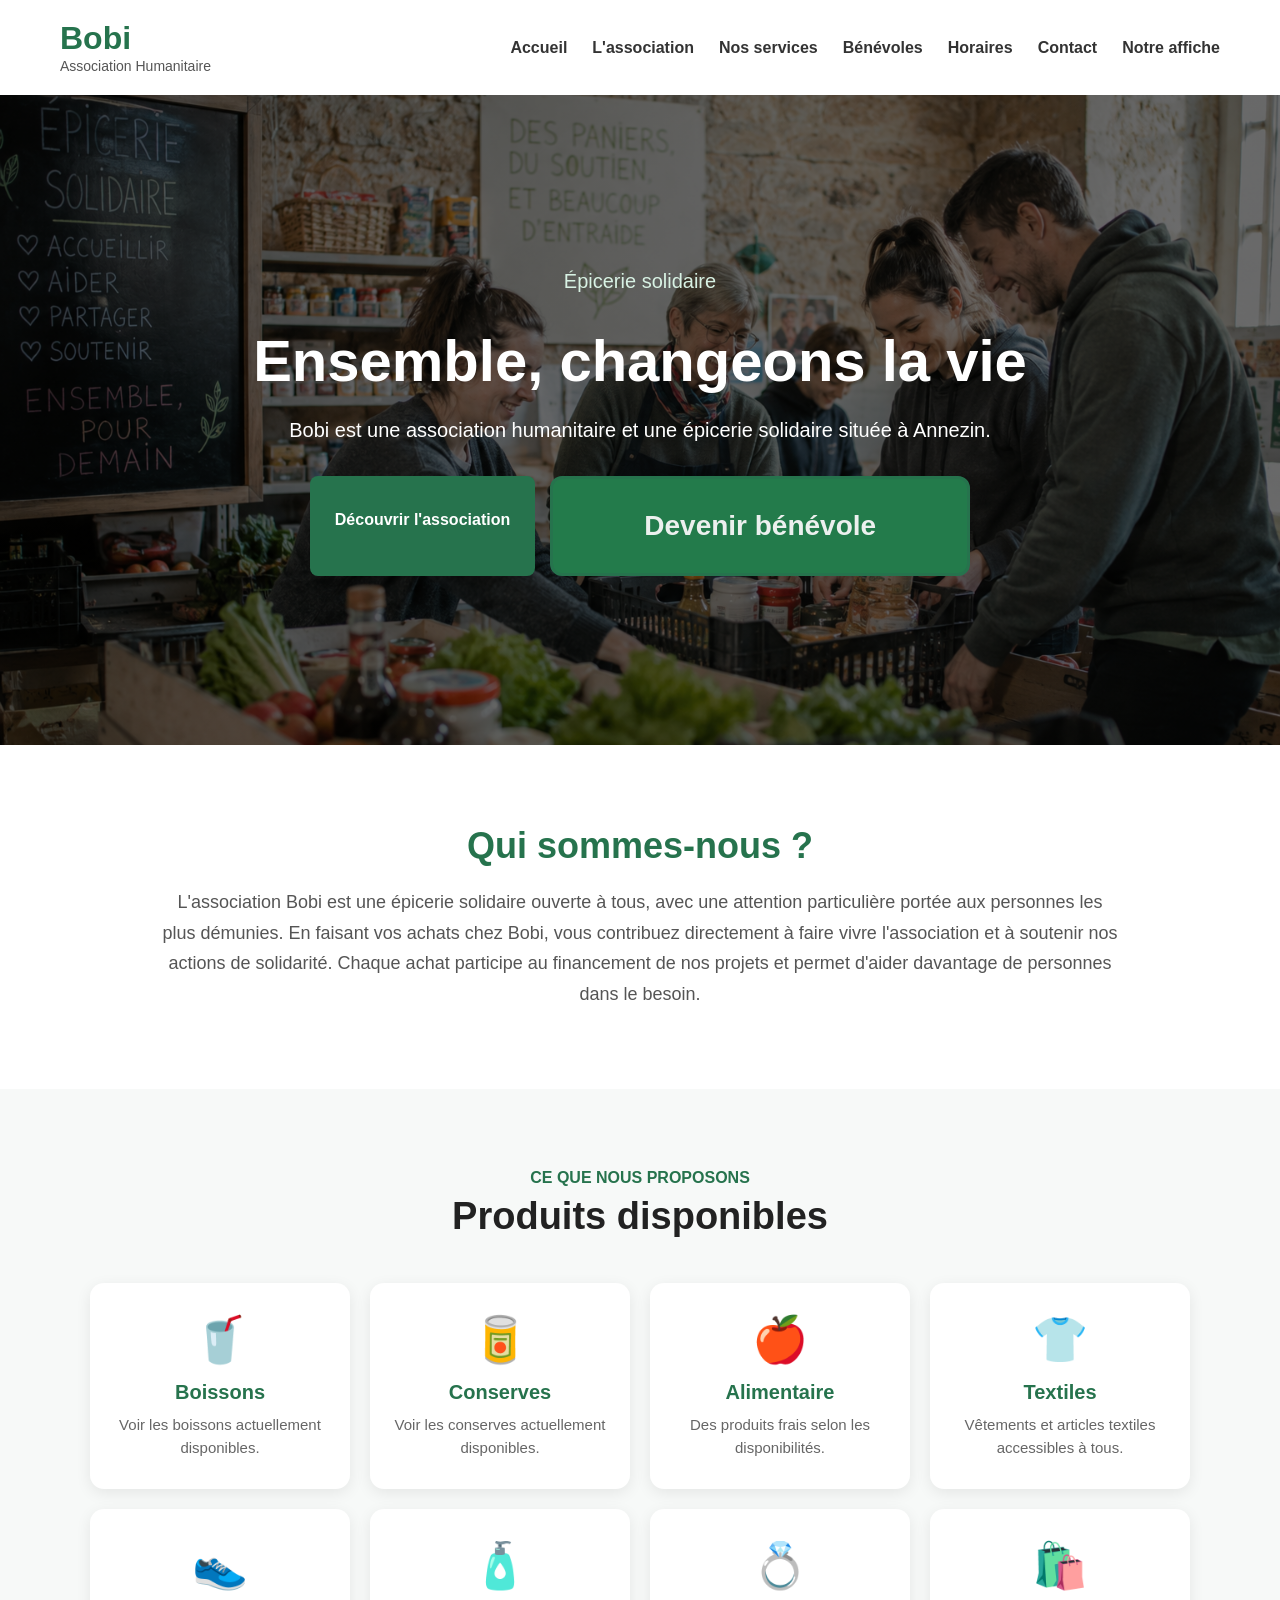
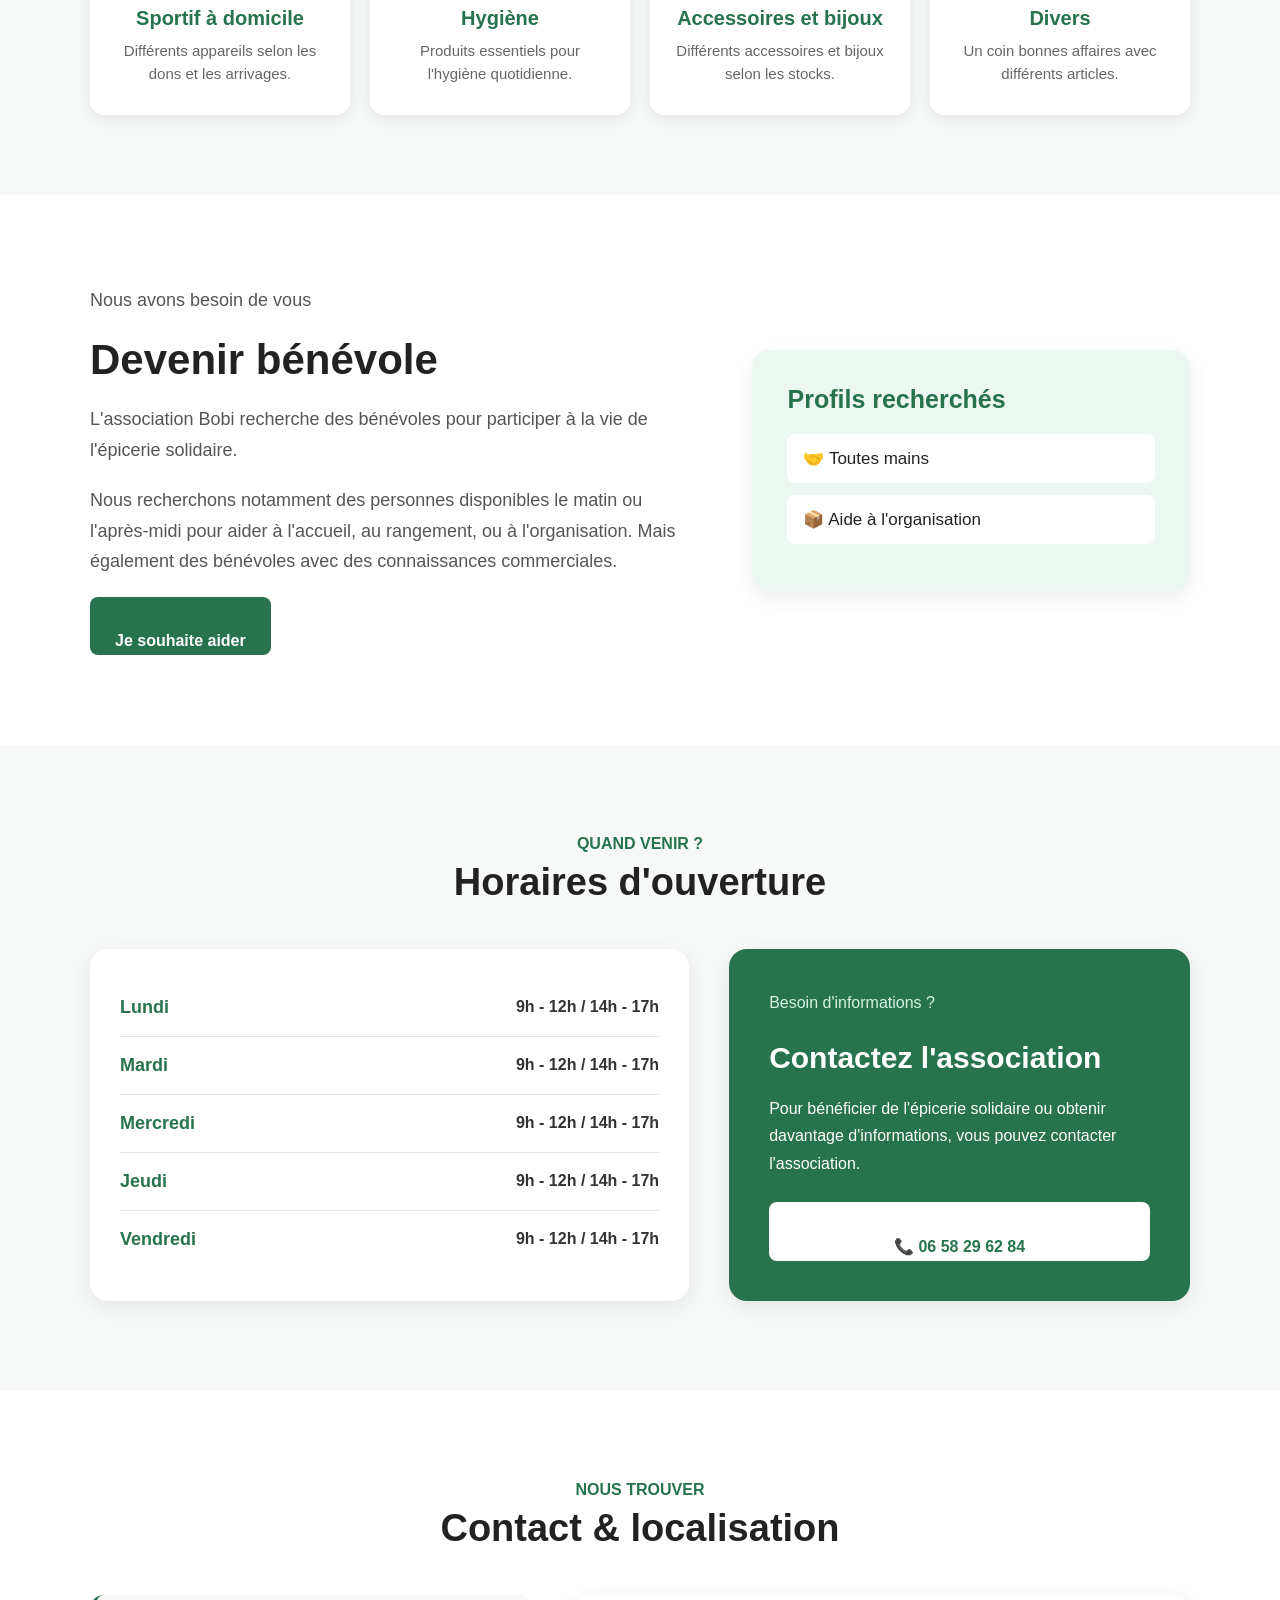
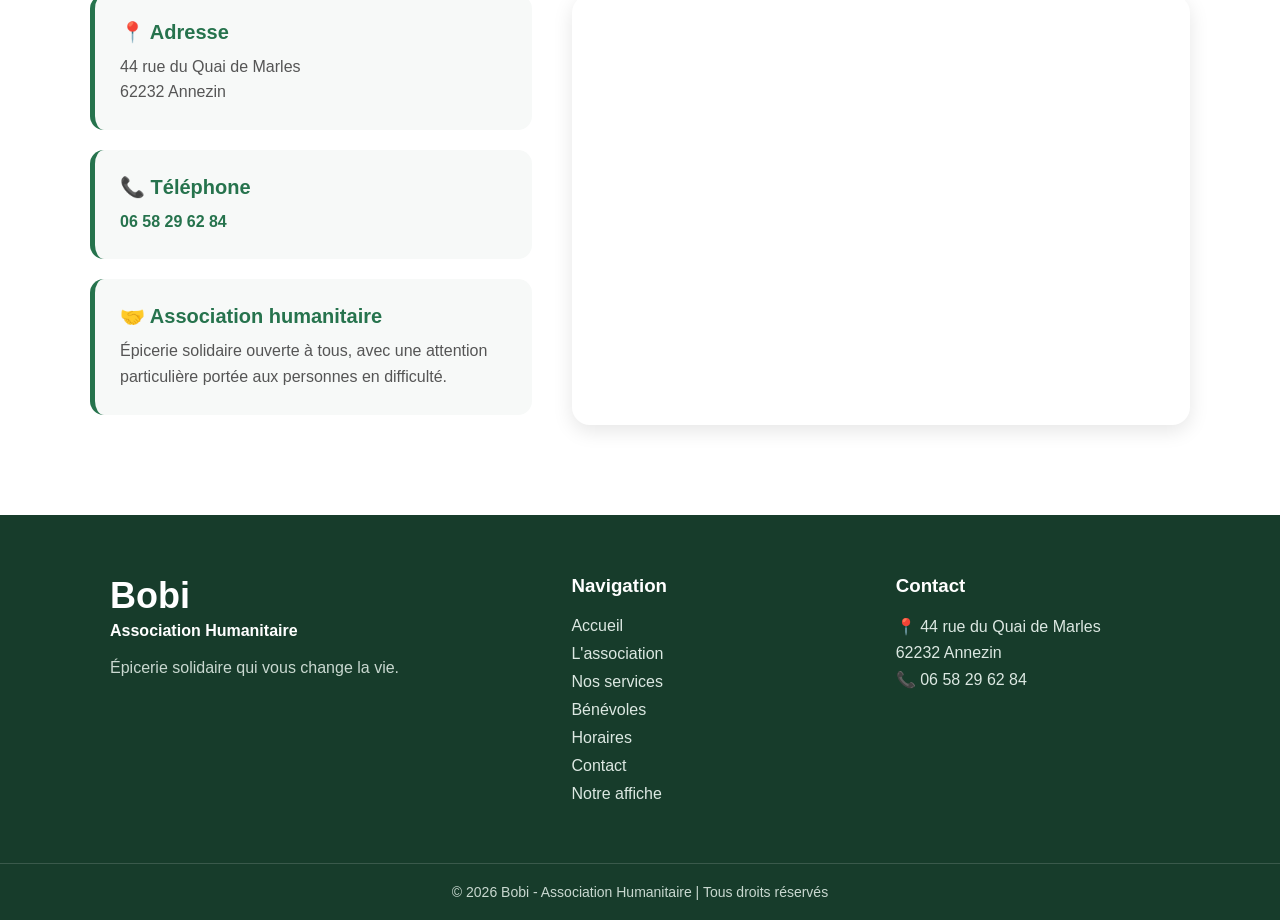
<file: index.html>
<!DOCTYPE html>
<html lang="fr">

<head>
    <meta charset="UTF-8">
    <meta name="viewport" content="width=device-width, initial-scale=1.0">

    <title>Bobi - Association Humanitaire</title>

    <link rel="stylesheet" href="style.css">
</head>

<body>

    <!-- BARRE DE NAVIGATION -->
    <header>

        <nav class="navbar">

    <div class="logo">
        <h1>Bobi</h1>
        <span>Association Humanitaire</span>
    </div>

    <button class="menu-toggle" id="menu-toggle">
        ☰
    </button>

    <ul class="nav-links" id="nav-links">
        <li><a href="#accueil">Accueil</a></li>
        <li><a href="#association">L'association</a></li>
        <li><a href="#services">Nos services</a></li>
        <li><a href="#benevoles">Bénévoles</a></li>
        <li><a href="#horaires">Horaires</a></li>
        <li><a href="#contact">Contact</a></li>
        <li><a href="affiche.html">Notre affiche</a></li>
    </ul>

</nav>

    </header>


    <!-- PAGE D'ACCUEIL -->
    <section id="accueil" class="hero">

        <div class="hero-content">

            <p class="petit-titre">
                Épicerie solidaire
            </p>

            <h2>
                Ensemble, changeons la vie
            </h2>

            <p>
                Bobi est une association humanitaire et une épicerie solidaire
                située à Annezin.
            </p>

            <div class="hero-buttons">

                <a href="#association" class="btn btn-primary">
                    Découvrir l'association
                </a>

                <a href="#benevoles" class="btn btn-outline btn-benevole">
                    Devenir bénévole
                </a>



            </div>

        </div>

    </section>


    <!-- PRESENTATION -->
    <section id="association" class="section">

        <h2>Qui sommes-nous ?</h2>

        <p>
            <p>
L'association Bobi est une épicerie solidaire ouverte à tous, avec une
attention particulière portée aux personnes les plus démunies.

En faisant vos achats chez Bobi, vous contribuez directement à faire
vivre l'association et à soutenir nos actions de solidarité. Chaque
achat participe au financement de nos projets et permet d'aider
davantage de personnes dans le besoin.
</p>
        </p>

    </section>
<!-- SERVICES -->
<section id="services" class="services">

    <div class="section-title">
        <p>Ce que nous proposons</p>
        <h2>Produits disponibles</h2>
    </div>

    <div class="services-grid">

        <a href="boissons.html" class="service-card service-link">
    <div class="service-icon">🥤</div>
    <h3>Boissons</h3>
    <p>Voir les boissons actuellement disponibles.</p>
</a>
        <a href="conserves.html" class="service-card service-link">
    <div class="service-icon">🥫</div>
    <h3>Conserves</h3>
    <p>Voir les conserves actuellement disponibles.</p>
</a>

        <a href="fruits-legumes.html" class="service-card service-link">
            <div class="service-icon">🍎</div>
            <h3>Alimentaire</h3>
            <p>Des produits frais selon les disponibilités.</p>
        </a>

        <a href="textiles.html" class="service-card service-link">
            <div class="service-icon">👕</div>
            <h3>Textiles</h3>
            <p>Vêtements et articles textiles accessibles à tous.</p>
        </a>

        <a href="chaussures.html" class="service-card service-link">
            <div class="service-icon">👟</div>
            <h3>Sportif à domicile</h3>
            <p>Différents appareils selon les dons et les arrivages.</p>
        </a>

        <a href="hygiene.html" class="service-card service-link">
            <div class="service-icon">🧴</div>
            <h3>Hygiène</h3>
            <p>Produits essentiels pour l'hygiène quotidienne.</p>
        </a>

        <a href="cosmetiques.html" class="service-card service-link">
            <div class="service-icon">💍</div>
            <h3>Accessoires et bijoux</h3>
            <p>Différents accessoires et bijoux selon les stocks.</p>
        </a>

        <a href="divers.html" class="service-card service-link">
            <div class="service-icon">🛍️</div>
            <h3>Divers</h3>
            <p>Un coin bonnes affaires avec différents articles.</p>
        </a>

    </div>

</section>
<!-- BENEVOLES -->
<section id="benevoles" class="benevoles">

    <div class="benevoles-content">

        <div class="benevoles-text">
            <p class="petit-titre">Nous avons besoin de vous</p>

            <h2>Devenir bénévole</h2>

            <p>
                L'association Bobi recherche des bénévoles pour participer
                à la vie de l'épicerie solidaire.
            </p>

            <p>
                Nous recherchons notamment des personnes disponibles le matin
                ou l'après-midi pour aider à l'accueil, au rangement,
                ou à l'organisation. Mais également des bénévoles
                avec des connaissances commerciales.
            </p>

            <a href="#contact" class="btn btn-primary">
                Je souhaite aider
            </a>
        </div>

        <div class="benevoles-box">
            <h3>Profils recherchés</h3>

            <ul>
                <li>🤝 Toutes mains</li>
                
                <li>📦 Aide à l'organisation</li>
            </ul>
        </div>

    </div>

</section>
<!-- HORAIRES -->
<section id="horaires" class="horaires">

    <div class="section-title">
        <p>Quand venir ?</p>
        <h2>Horaires d'ouverture</h2>
    </div>

    <div class="horaires-container">

        <div class="horaires-card">

            <div class="horaire-ligne">
                <span>Lundi</span>
                <strong>9h - 12h / 14h - 17h</strong>
            </div>

            <div class="horaire-ligne">
                <span>Mardi</span>
                <strong>9h - 12h / 14h - 17h</strong>
            </div>

            <div class="horaire-ligne">
                <span>Mercredi</span>
                <strong>9h - 12h / 14h - 17h</strong>
            </div>

            <div class="horaire-ligne">
                <span>Jeudi</span>
                <strong>9h - 12h / 14h - 17h</strong>
            </div>

            <div class="horaire-ligne">
                <span>Vendredi</span>
                <strong>9h - 12h / 14h - 17h</strong>
            </div>

        </div>


        <div class="rdv-card">

            <p class="petit-titre">Besoin d'informations ?</p>

            <h3>Contactez l'association</h3>

            <p>
                Pour bénéficier de l'épicerie solidaire ou obtenir
                davantage d'informations, vous pouvez contacter l'association.
            </p>

            <a href="tel:0658296284" class="btn btn-primary">
                📞 06 58 29 62 84
            </a>

        </div>

    </div>

</section>
<!-- CONTACT / LOCALISATION -->
<section id="contact" class="contact">

    <div class="section-title">
        <p>Nous trouver</p>
        <h2>Contact & localisation</h2>
    </div>

    <div class="contact-container">

        <div class="contact-infos">

            <div class="contact-item">
                <h3>📍 Adresse</h3>
                <p>
                    44 rue du Quai de Marles<br>
                    62232 Annezin
                </p>
            </div>

            <div class="contact-item">
                <h3>📞 Téléphone</h3>
                <p>
                    <a href="tel:0658296284">
                        06 58 29 62 84
                    </a>
                </p>
            </div>

            <div class="contact-item">
                <h3>🤝 Association humanitaire</h3>
                <p>
                    Épicerie solidaire ouverte à tous,
                    avec une attention particulière portée
                    aux personnes en difficulté.
                </p>
            </div>

        </div>


        <div class="map-container">

            <iframe
                src="https://www.google.com/maps?q=44+rue+du+Quai+de+Marles+62232+Annezin&output=embed"
                width="100%"
                height="100%"
                style="border:0;"
                allowfullscreen=""
                loading="lazy">
            </iframe>

        </div>

    </div>

</section>
<!-- FOOTER -->
<footer class="footer">

    <div class="footer-container">

        <div class="footer-logo">
            <h2>Bobi</h2>
            <p>Association Humanitaire</p>
            <span>Épicerie solidaire qui vous change la vie.</span>
        </div>

        <div class="footer-links">
            <h3>Navigation</h3>

            <a href="#accueil">Accueil</a>
            <a href="#association">L'association</a>
            <a href="#services">Nos services</a>
            <a href="#benevoles">Bénévoles</a>
            <a href="#horaires">Horaires</a>
            <a href="#contact">Contact</a>
            <a href="#Affiche">Notre affiche</a>

        </div>

        <div class="footer-contact">
            <h3>Contact</h3>

            <p>📍 44 rue du Quai de Marles</p>
            <p>62232 Annezin</p>

            <a href="tel:0658296284">
                📞 06 58 29 62 84
            </a>
        </div>

    </div>

    <div class="footer-bottom">
        <p>© 2026 Bobi - Association Humanitaire | Tous droits réservés</p>
    </div>

</footer>

    <script src="script.js"></script>

</body>

</html>
</file>
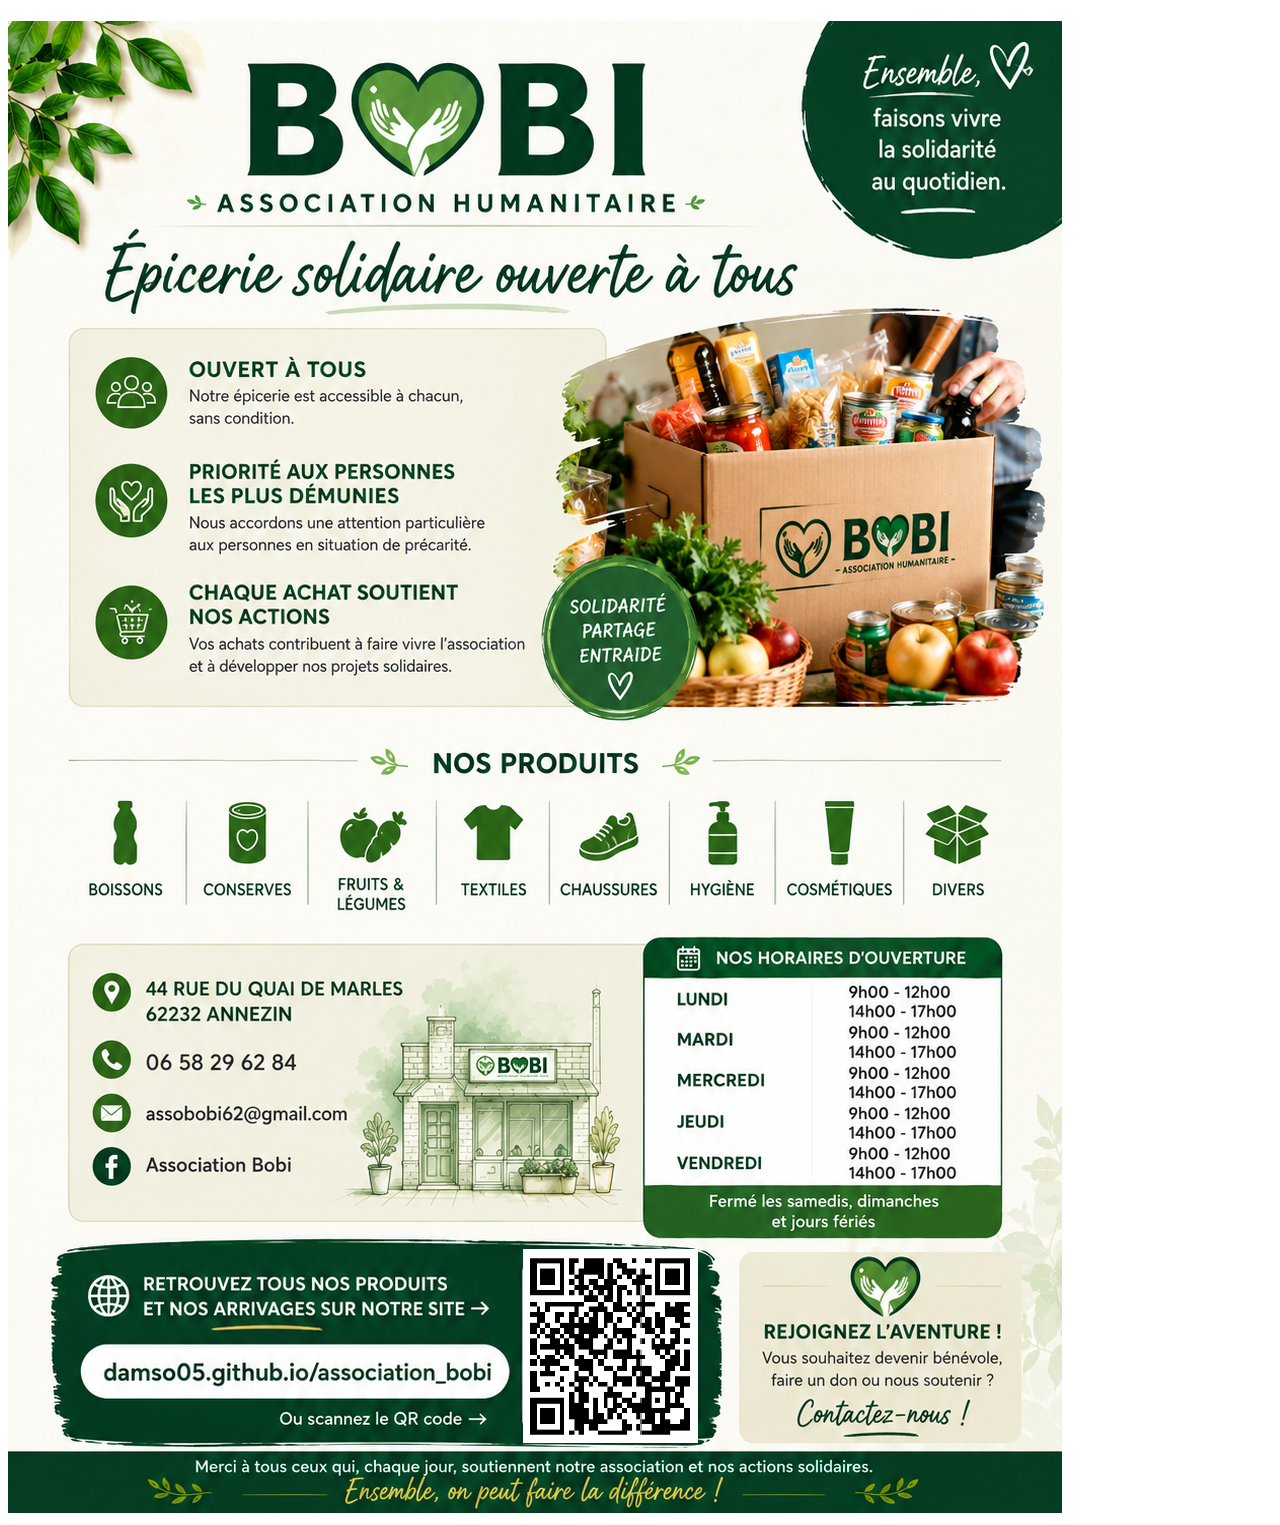
<file: affiche.html>
<!DOCTYPE html>
<html lang="fr">
<head>
    <meta charset="UTF-8">
    <title>Notre affiche</title>
</head>
<body>

    <h1></h1>

    <img src="images/Affiche_Asso_bobi.png" alt="Notre affiche">

</body>
</html>
</file>
<file: style.css>
/* On retire les marges par défaut du navigateur */
* {
    margin: 0;
    padding: 0;
    box-sizing: border-box;
}


/* STYLE GENERAL */
body {
    font-family: Arial, sans-serif;
    background-color: #ffffff;
    color: #222;
}


/* =========================
   BARRE DE NAVIGATION
========================= */

header {
    background-color: white;
    box-shadow: 0 2px 10px rgba(0, 0, 0, 0.1);
}

.navbar {
    max-width: 1200px;
    margin: auto;

    display: flex;
    justify-content: space-between;
    align-items: center;

    padding: 20px;
}


/* LOGO */

.logo h1 {
    color: #26734d;
    font-size: 32px;
}

.logo span {
    font-size: 14px;
    color: #555;
}


/* MENU */

.nav-links {
    display: flex;
    list-style: none;
    gap: 25px;
}

.nav-links a {
    text-decoration: none;
    color: #333;
    font-weight: bold;
}

.nav-links a:hover {
    color: #26734d;
}


/* =========================
   ACCUEIL
========================= */

.hero {
    min-height: 650px;

    display: flex;
    justify-content: center;
    align-items: center;

    text-align: center;

    padding: 40px 20px;

    background:
        linear-gradient(
            rgba(0, 0, 0, 0.55),
            rgba(0, 0, 0, 0.55)
        ),
        url("images/accueil.jpg");

    background-size: cover;
    background-position: center;
    background-repeat: no-repeat;

    color: white;
}
.hero-content {
    max-width: 850px;
}

.hero .petit-titre {
    color: #d8f2e4;
}

.hero h2 {
    font-size: 58px;
    margin-bottom: 20px;
    color: white;
}

.hero p {
    font-size: 20px;
    line-height: 1.6;
    margin-bottom: 30px;
    color: white;
}


/* BOUTONS */

.hero-buttons {
    display: flex;
    justify-content: center;
    gap: 15px;
}

.btn {
    display: inline-block;

    padding: 35px 25px 5px 25px;

    text-decoration: none;

    border-radius: 8px;

    font-weight: bold;

    transition: 0.3s;
}

.btn-primary {
    background-color: #26734d;
    color: white;
}

.btn-primary:hover {
    background-color: #185236;
}

.btn-secondary {
    border: 2px solid #26734d;
    color: #26734d;
}

.btn-secondary:hover {
    background-color: #26734d;
    color: white;
}


/* =========================
   SECTIONS
========================= */

.section {
    max-width: 1000px;

    margin: auto;

    padding: 80px 20px;

    text-align: center;
}

.section h2 {
    font-size: 36px;

    color: #26734d;

    margin-bottom: 20px;
}

.section p {
    font-size: 18px;

    line-height: 1.7;

    color: #555;
}
/* =========================
   SERVICES
========================= */

.services {
    background-color: #f7f9f8;
    padding: 80px 20px;
}

.section-title {
    text-align: center;
    margin-bottom: 45px;
}

.section-title p {
    color: #26734d;
    font-weight: bold;
    text-transform: uppercase;
    margin-bottom: 8px;
}

.section-title h2 {
    font-size: 38px;
    color: #222;
}

.services-grid {
    max-width: 1100px;
    margin: auto;

    display: grid;
    grid-template-columns: repeat(4, 1fr);
    gap: 20px;
}

.service-card {
    background-color: white;

    padding: 30px 20px;

    border-radius: 14px;

    text-align: center;

    box-shadow: 0 4px 15px rgba(0, 0, 0, 0.08);

    transition: 0.3s;
}

.service-card:hover {
    transform: translateY(-8px);
    box-shadow: 0 8px 22px rgba(0, 0, 0, 0.12);
}

.service-icon {
    font-size: 45px;
    margin-bottom: 15px;
}

.service-card h3 {
    color: #26734d;
    margin-bottom: 10px;
    font-size: 20px;
}

.service-card p {
    color: #666;
    line-height: 1.5;
    font-size: 15px;
}
/* =========================
   BENEVOLES
========================= */

.benevoles {
    padding: 90px 20px;
    background-color: #ffffff;
}

.benevoles-content {
    max-width: 1100px;
    margin: auto;

    display: grid;
    grid-template-columns: 1.4fr 1fr;
    gap: 50px;

    align-items: center;
}

.benevoles-text h2 {
    font-size: 42px;
    color: #222;

    margin-bottom: 20px;
}

.benevoles-text p {
    color: #555;
    font-size: 18px;
    line-height: 1.7;

    margin-bottom: 20px;
}

.benevoles-box {
    background-color: #edf7f1;

    padding: 35px;

    border-radius: 18px;

    box-shadow: 0 6px 20px rgba(0, 0, 0, 0.08);
}

.benevoles-box h3 {
    color: #26734d;
    font-size: 25px;

    margin-bottom: 20px;
}

.benevoles-box ul {
    list-style: none;
}

.benevoles-box li {
    background-color: white;

    padding: 14px 16px;

    margin-bottom: 12px;

    border-radius: 8px;

    font-size: 17px;
}
/* =========================
   HORAIRES
========================= */

.horaires {
    padding: 90px 20px;
    background-color: #f7f9f8;
}

.horaires-container {
    max-width: 1100px;
    margin: auto;

    display: grid;
    grid-template-columns: 1.3fr 1fr;
    gap: 40px;

    align-items: stretch;
}

.horaires-card {
    background-color: white;
    border-radius: 18px;
    padding: 30px;

    box-shadow: 0 6px 20px rgba(0, 0, 0, 0.08);
}

.horaire-ligne {
    display: flex;
    justify-content: space-between;
    align-items: center;

    padding: 18px 0;

    border-bottom: 1px solid #e6e6e6;
}

.horaire-ligne:last-child {
    border-bottom: none;
}

.horaire-ligne span {
    color: #26734d;
    font-weight: bold;
    font-size: 18px;
}

.horaire-ligne strong {
    color: #333;
}


/* BLOC CONTACT */

.rdv-card {
    background-color: #26734d;
    color: white;

    border-radius: 18px;

    padding: 40px;

    display: flex;
    flex-direction: column;
    justify-content: center;

    box-shadow: 0 6px 20px rgba(0, 0, 0, 0.08);
}

.rdv-card .petit-titre {
    color: #d8f2e4;
}

.rdv-card h3 {
    font-size: 30px;
    margin-bottom: 20px;
}

.rdv-card p {
    line-height: 1.7;
    margin-bottom: 25px;
}

.rdv-card .btn-primary {
    background-color: white;
    color: #26734d;

    text-align: center;
}

.rdv-card .btn-primary:hover {
    background-color: #edf7f1;
}
/* =========================
   CONTACT / LOCALISATION
========================= */

.contact {
    padding: 90px 20px;
    background-color: white;
}

.contact-container {
    max-width: 1100px;
    margin: auto;

    display: grid;
    grid-template-columns: 1fr 1.4fr;
    gap: 40px;
}

.contact-infos {
    display: flex;
    flex-direction: column;
    gap: 20px;
}

.contact-item {
    background-color: #f7f9f8;

    padding: 25px;

    border-radius: 14px;

    border-left: 5px solid #26734d;
}

.contact-item h3 {
    color: #26734d;

    margin-bottom: 10px;

    font-size: 20px;
}

.contact-item p {
    color: #555;

    line-height: 1.6;
}

.contact-item a {
    color: #26734d;

    text-decoration: none;

    font-weight: bold;
}

.contact-item a:hover {
    text-decoration: underline;
}


/* CARTE GOOGLE MAPS */

.map-container {
    min-height: 430px;

    border-radius: 18px;

    overflow: hidden;

    box-shadow: 0 6px 20px rgba(0, 0, 0, 0.1);
}

.map-container iframe {
    display: block;

    width: 100%;
    height: 100%;
}
/* =========================
   FOOTER
========================= */

.footer {
    background-color: #173c2b;
    color: white;

    padding-top: 60px;
}

.footer-container {
    max-width: 1100px;
    margin: auto;

    display: grid;
    grid-template-columns: 1.5fr 1fr 1fr;
    gap: 50px;

    padding: 0 20px 50px;
}

.footer h2 {
    font-size: 36px;
    margin-bottom: 5px;
}

.footer-logo p {
    font-weight: bold;
    margin-bottom: 15px;
}

.footer-logo span {
    color: #c9d8d0;
    line-height: 1.6;
}

.footer h3 {
    margin-bottom: 20px;
}

.footer-links {
    display: flex;
    flex-direction: column;
}

.footer-links a,
.footer-contact a {
    color: #dce8e2;
    text-decoration: none;

    margin-bottom: 10px;
}

.footer-links a:hover,
.footer-contact a:hover {
    color: white;
}

.footer-contact p {
    color: #dce8e2;
    margin-bottom: 8px;
}

.footer-bottom {
    border-top: 1px solid rgba(255, 255, 255, 0.15);

    text-align: center;

    padding: 20px;

    color: #c9d8d0;

    font-size: 14px;
}
/* =========================
   RESPONSIVE TABLETTE
========================= */

@media (max-width: 900px) {

    .navbar {
        flex-direction: column;
        gap: 20px;
    }

    .nav-links {
        flex-wrap: wrap;
        justify-content: center;
    }

    .services-grid {
        grid-template-columns: repeat(2, 1fr);
    }

    .benevoles-content {
        grid-template-columns: 1fr;
    }

    .horaires-container {
        grid-template-columns: 1fr;
    }

    .contact-container {
        grid-template-columns: 1fr;
    }

    .footer-container {
        grid-template-columns: 1fr 1fr;
    }

}
/* =========================
   MENU MOBILE
========================= */

.menu-toggle {
    display: none;
    background: none;
    border: none;
    font-size: 32px;
    color: #26734d;
    cursor: pointer;
}


/* =========================
   RESPONSIVE TELEPHONE
========================= */

@media (max-width: 600px) {

    .navbar {
        padding: 15px;
        flex-direction: row;
        flex-wrap: wrap;
    }

    .logo {
        text-align: left;
    }

    .menu-toggle {
        display: block;
    }

    .nav-links {
        display: none;
        width: 100%;
        flex-direction: column;
        gap: 12px;
        background-color: white;
        padding: 20px 0;
        margin-top: 15px;
        border-top: 1px solid #eeeeee;
    }

    .nav-links.active {
        display: flex;
    }

    .nav-links li {
        text-align: center;
    }

    .nav-links a {
        display: block;
        padding: 10px;
        font-size: 14px;
    }


    /* ACCUEIL */

    .hero {
        min-height: 520px;
    }

    .hero h2 {
        font-size: 38px;
    }

    .hero p {
        font-size: 17px;
    }

    .hero-buttons {
        flex-direction: column;
    }

    .btn {
        width: 100%;
        text-align: center;
    }


    /* TITRES */

    .section-title h2 {
        font-size: 30px;
    }

    .section h2 {
        font-size: 30px;
    }


    /* SERVICES */

    .services-grid {
        grid-template-columns: 1fr;
    }


    /* BENEVOLES */

    .benevoles-text h2 {
        font-size: 32px;
    }


    /* HORAIRES */

    .horaire-ligne {
        flex-direction: column;
        align-items: flex-start;
        gap: 8px;
    }

    .horaires-card {
        padding: 20px;
    }

    .rdv-card {
        padding: 30px 20px;
    }


    /* GOOGLE MAPS */

    .map-container {
        min-height: 350px;
    }


    /* FOOTER */

    .footer-container {
        grid-template-columns: 1fr;
        text-align: center;
    }
}
.service-link {
    text-decoration: none;
    color: inherit;
    cursor: pointer;
}
/* =========================
   CATALOGUE
========================= */

.catalogue {
    min-height: 100vh;
    padding: 70px 20px;
    background-color: #f7f9f8;
}

.catalogue-intro {
    max-width: 700px;
    margin: -20px auto 50px;
    text-align: center;
    color: #666;
    font-size: 17px;
    line-height: 1.6;
}


/* GRILLE DES PRODUITS */

.produits-grid {
    max-width: 1100px;
    margin: auto;

    display: grid;
    grid-template-columns: repeat(3, 1fr);

    gap: 25px;
}


/* CARTE PRODUIT */

.produit-card {
    background-color: white;

    border-radius: 16px;

    overflow: hidden;

    box-shadow: 0 5px 18px rgba(0, 0, 0, 0.08);

    transition: 0.3s;
}

.produit-card:hover {
    transform: translateY(-6px);

    box-shadow: 0 10px 25px rgba(0, 0, 0, 0.13);
}


/* PHOTO */

.produit-card img {
    width: 100%;
    height: 260px;

    object-fit: contain;

    background: white;
}

/* INFORMATIONS */

.produit-content {
    padding: 20px;
}

.produit-content h3 {
    color: #26734d;

    font-size: 22px;

    margin-bottom: 10px;
}

.produit-description {
    color: #666;

    line-height: 1.5;

    margin-bottom: 20px;
}


/* PRIX + STOCK */

.produit-footer {
    display: flex;
    justify-content: space-between;
    align-items: center;

    gap: 10px;
}

.prix {
    font-size: 22px;
    font-weight: bold;

    color: #222;
}

.stock {
    padding: 7px 10px;

    border-radius: 20px;

    font-size: 13px;

    font-weight: bold;
}

.disponible {
    background-color: #e2f5e9;
    color: #26734d;
}


/* TELEPHONE */

@media (max-width: 800px) {

    .produits-grid {
        grid-template-columns: repeat(2, 1fr);
    }

}

@media (max-width: 550px) {

    .produits-grid {
        grid-template-columns: 1fr;
    }

}
/* =========================
   POPUP PRODUIT
========================= */

.modal-produit {
    display: none;

    position: fixed;
    top: 0;
    left: 0;

    width: 100%;
    height: 100%;

    background-color: rgba(0, 0, 0, 0.65);

    z-index: 9999;

    padding: 30px;

    overflow-y: auto;
}

/* Quand JavaScript ajoute "active", la popup apparaît */
.modal-produit.active {
    display: flex;
    justify-content: center;
    align-items: center;
}

.modal-contenu {
    position: relative;

    width: 100%;
    max-width: 900px;

    background-color: white;

    border-radius: 20px;

    padding: 30px;

    display: grid;
    grid-template-columns: 1.2fr 1fr;

    gap: 35px;

    box-shadow: 0 20px 60px rgba(0, 0, 0, 0.25);
}


/* CROIX FERMER */

.modal-fermer {
    position: absolute;

    top: 15px;
    right: 18px;

    width: 40px;
    height: 40px;

    border: none;
    border-radius: 50%;

    background-color: #f1f1f1;

    font-size: 28px;
    cursor: pointer;
}

.modal-fermer:hover {
    background-color: #e1e1e1;
}


/* GRANDE PHOTO */

.modal-image-principale {
    width: 100%;
    height: 420px;

    object-fit: contain;

    background-color: #f7f7f7;

    border-radius: 14px;
}


/* MINIATURES */

.modal-miniatures {
    display: flex;
    gap: 10px;

    margin-top: 15px;
}

.modal-miniatures img {
    width: 80px;
    height: 80px;

    object-fit: cover;

    border-radius: 10px;

    cursor: pointer;

    border: 2px solid transparent;
}

.modal-miniatures img:hover {
    border-color: #26734d;
}


/* INFOS */

.modal-infos {
    display: flex;
    flex-direction: column;

    justify-content: center;
}

.modal-infos h2 {
    font-size: 38px;

    margin-bottom: 15px;
}

.modal-description {
    color: #666;

    font-size: 18px;

    line-height: 1.6;

    margin-bottom: 25px;
}

.modal-prix {
    font-size: 30px;
    font-weight: bold;

    margin-bottom: 20px;
}


/* TELEPHONE */

@media (max-width: 700px) {

    .modal-contenu {
        grid-template-columns: 1fr;
    }

    .modal-image-principale {
        height: 300px;
    }

    .modal-produit.active {
        align-items: flex-start;
    }
}
.produits-grid {
    max-width: 1200px;
    margin: auto;

    display: grid;
    grid-template-columns: repeat(3, 1fr);

    gap: 25px;
}
.produit-card {
    background-color: white;
    border-radius: 16px;
    overflow: hidden;

    box-shadow: 0 5px 18px rgba(0, 0, 0, 0.08);

    transition: 0.3s;
}
.btn-produit {
    width: 100%;
    margin-top: 18px;
    padding: 12px 16px;

    border: none;
    border-radius: 8px;

    background-color: #26734d;
    color: white;

    font-size: 15px;
    font-weight: bold;

    cursor: pointer;
}

.btn-produit:hover {
    background-color: #185236;
}
.produit-card img {
    width: 100%;
    height: 260px;

    object-fit: contain;

    background-color: #f7f7f7;

    padding: 10px;

    display: block;
}
@media (max-width: 800px) {
    .produits-grid {
        grid-template-columns: repeat(2, 1fr);
    }
}

@media (max-width: 550px) {
    .produits-grid {
        grid-template-columns: 1fr;
    }
}
.btn-benevole {
    padding: 30px 70px;
    font-size: 28px;
    min-width: 420px;
    min-height: 100px;

    display: inline-flex;
    align-items: center;
    justify-content: center;

    color: #ecf0ee;
    border: 3px solid #26734d;
    border-radius: 12px;

    text-decoration: none;
    background-color: #237b4b;
    font-weight: bold;
}
</file>
